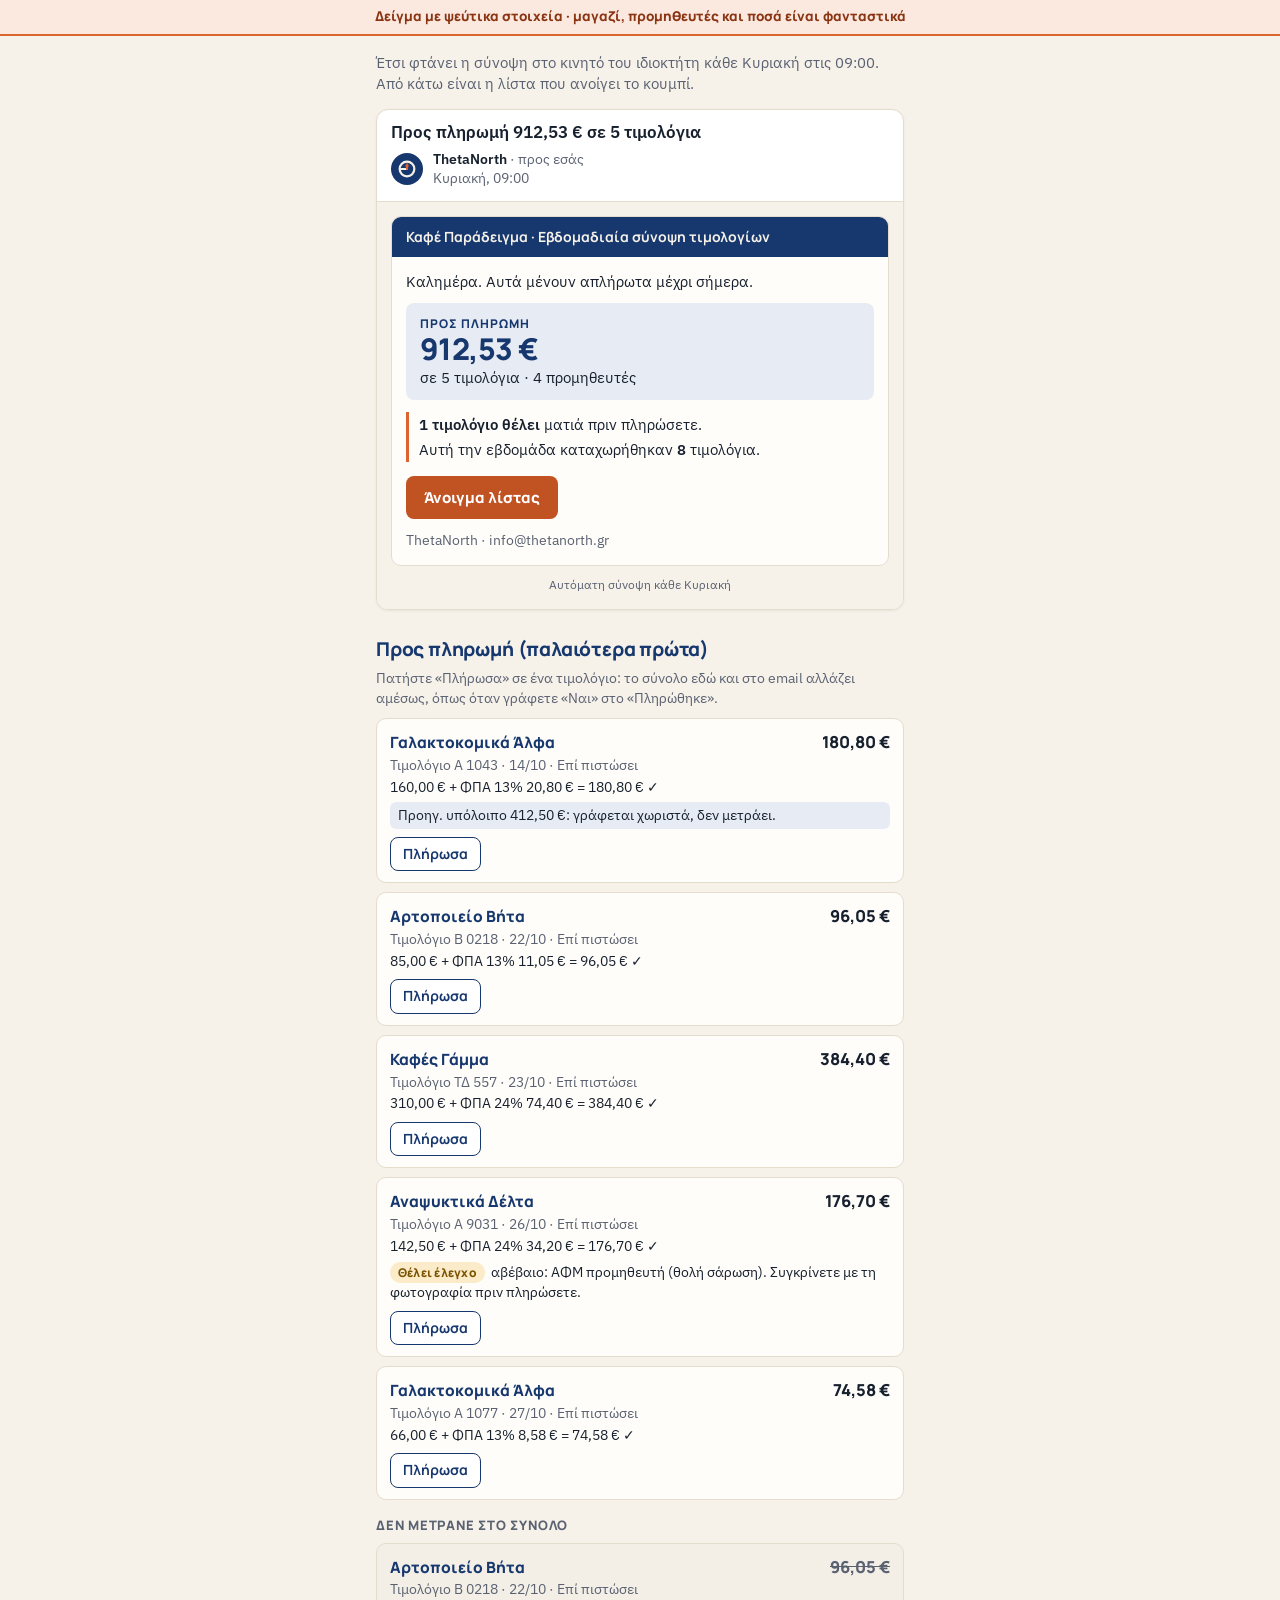
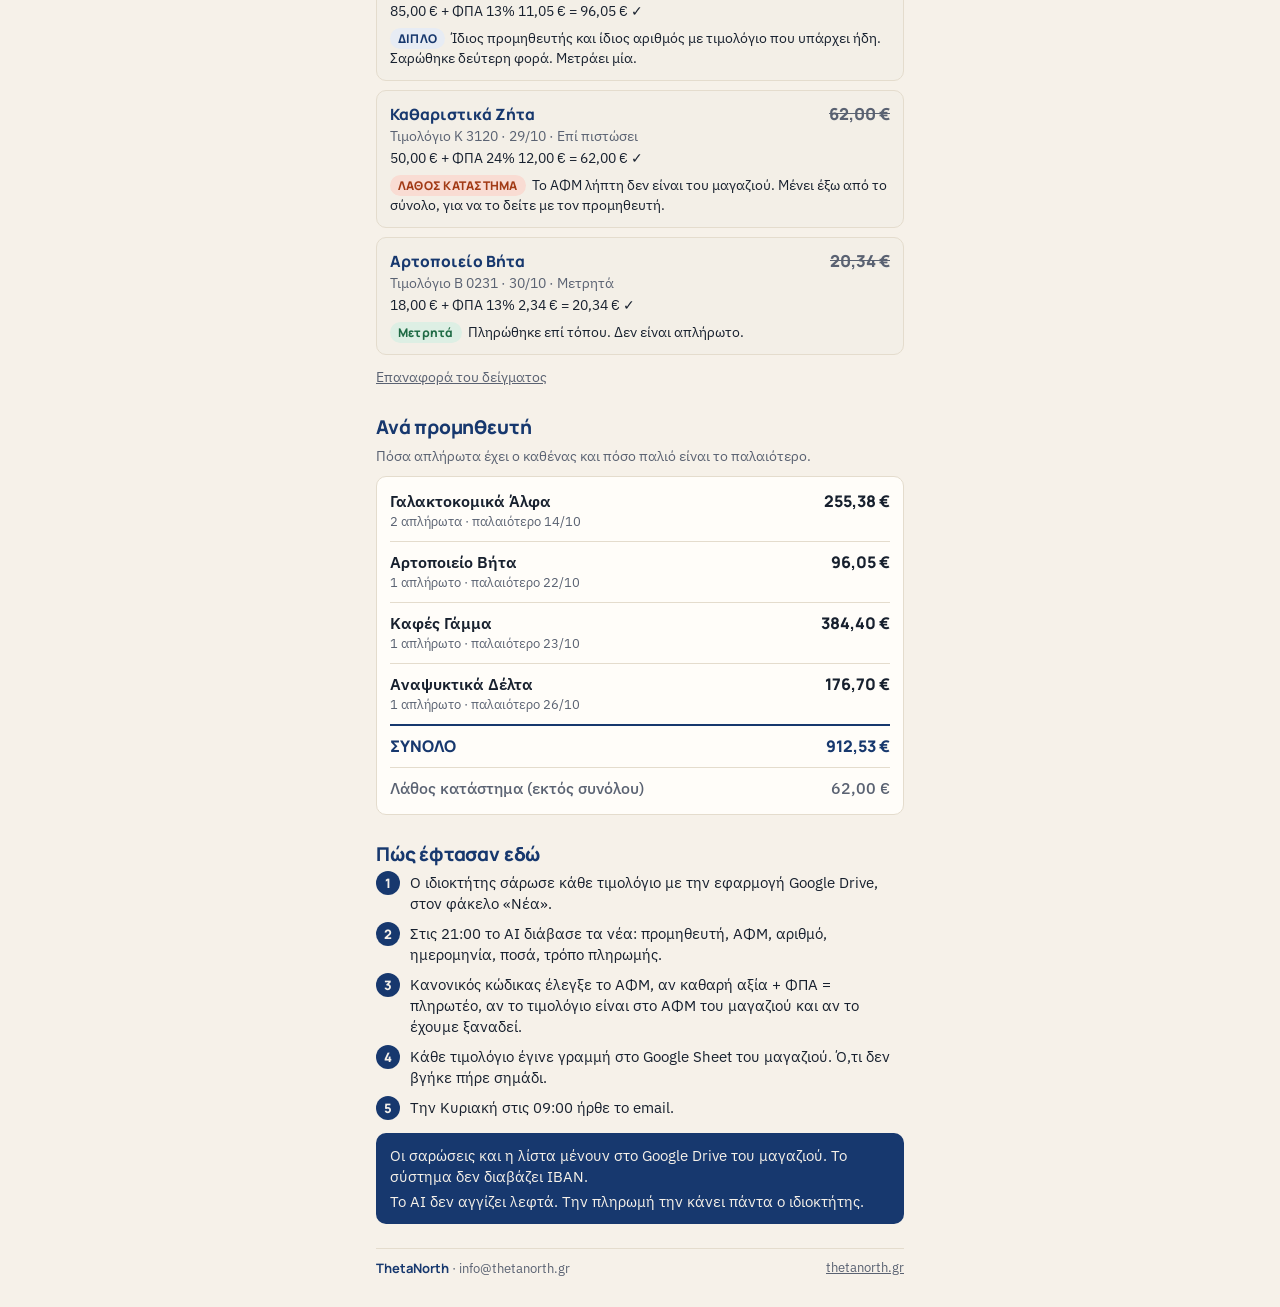
<file: index.html>
<!doctype html>
<html lang="el">
<head>
<meta charset="utf-8">
<meta name="viewport" content="width=device-width, initial-scale=1">
<meta name="robots" content="noindex">
<title>Λίστα τιμολογίων: δείγμα · ThetaNorth</title>
<link rel="stylesheet" href="fonts/fonts.css">
<style>
  /* Demo της λίστας απλήρωτων τιμολογίων για κλήση διάγνωσης (2/11/2026).
     ΟΛΑ ψεύτικα: μαγαζί, προμηθευτές, αριθμοί, ποσά. Τίποτα από τον πελάτη του pilot.
     Τα σύνολα βγαίνουν από τον πίνακα INVOICES (κάτω, στο script), όχι γραμμένα με το χέρι. */
  :root { --blue:#17386E; --terra:#DB6431; --terra-btn:#C15222; --sand:#F6F1E9; --ink:#17202E; --line:#E4DCCD; --muted:#5A6272; --card:#FFFDF9; --terra-soft:#FBE9E0; --blue-soft:#E7ECF4; --green:#1F6B45; --green-soft:#DDEFE4; }
  * { box-sizing: border-box; }
  html, body { margin: 0; padding: 0; }
  body { font-family: "IBM Plex Sans", sans-serif; color: var(--ink); background: var(--sand); font-size: 16px; line-height: 1.45; -webkit-text-size-adjust: 100%; }
  .sample { position: sticky; top: 0; z-index: 5; background: var(--terra-soft); border-bottom: 2px solid var(--terra); color: #8A3412; font-family: "Manrope"; font-weight: 800; font-size: 13.5px; text-align: center; padding: 7px 16px; }
  .wrap { max-width: 560px; margin: 0 auto; padding: 16px 16px 28px; }
  .intro { color: var(--muted); font-size: 15px; margin: 0 0 14px; }
  h2 { font-family: "Manrope"; font-weight: 800; font-size: 19px; color: var(--blue); margin: 26px 0 4px; letter-spacing: -0.01em; }
  .sub { color: var(--muted); font-size: 14px; margin: 0 0 10px; }
  b { font-weight: 600; }

  /* Email */
  .mail { background: #fff; border: 1px solid var(--line); border-radius: 12px; overflow: hidden; box-shadow: 0 1px 3px rgba(23,32,46,0.06); }
  .mail-meta { padding: 12px 14px; border-bottom: 1px solid var(--line); }
  .mail-subj { font-weight: 600; font-size: 16.5px; line-height: 1.3; margin-bottom: 6px; }
  .mail-from { display: flex; align-items: center; gap: 10px; font-size: 13.5px; color: var(--muted); }
  .avatar { width: 32px; height: 32px; border-radius: 50%; background: var(--blue); flex: none; display: grid; place-items: center; }
  .avatar svg { width: 22px; height: 22px; }
  .mail-from .who { color: var(--ink); font-weight: 600; }
  .mail-body { padding: 14px; background: var(--sand); }
  .ecard { background: var(--card); border-radius: 10px; overflow: hidden; border: 1px solid var(--line); }
  .ehead { background: var(--blue); color: var(--sand); font-family: "Manrope"; font-weight: 700; font-size: 14px; padding: 10px 14px; }
  .ein { padding: 14px; }
  .ein p { margin: 0 0 10px; font-size: 15px; }
  .due { background: var(--blue-soft); border-radius: 8px; padding: 12px 14px; margin: 0 0 12px; }
  .due .lbl { font-family: "Manrope"; font-weight: 800; font-size: 12px; letter-spacing: 0.08em; color: var(--blue); }
  .due .amt { font-family: "Manrope"; font-weight: 800; font-size: 30px; color: var(--blue); line-height: 1.15; letter-spacing: -0.02em; }
  .due .cnt { font-size: 14.5px; color: var(--ink); }
  .notes { border-left: 3px solid var(--terra); padding: 2px 0 2px 10px; margin: 0 0 14px; font-size: 14.5px; }
  .notes div { margin-bottom: 4px; } .notes div:last-child { margin-bottom: 0; }
  .btn { display: inline-block; background: var(--terra-btn); color: #fff; font-family: "Manrope"; font-weight: 800; font-size: 15px; text-decoration: none; padding: 11px 18px; border-radius: 8px; }
  .esig { font-size: 13.5px; color: var(--muted); margin-top: 12px; }
  .efoot { font-size: 12px; color: var(--muted); text-align: center; padding: 10px 14px 2px; }

  /* Λίστα */
  .inv { background: var(--card); border: 1px solid var(--line); border-radius: 10px; padding: 11px 13px; margin-bottom: 9px; }
  .inv.out { background: #F3EFE7; }
  .inv.paid { opacity: 0.6; }
  .row1 { display: flex; justify-content: space-between; align-items: baseline; gap: 10px; }
  .sup { font-family: "Manrope"; font-weight: 800; font-size: 15.5px; color: var(--blue); }
  .money { font-family: "Manrope"; font-weight: 800; font-size: 16.5px; white-space: nowrap; }
  .inv.out .money { text-decoration: line-through; color: var(--muted); }
  .meta { font-size: 13.5px; color: var(--muted); margin-top: 2px; }
  .calc { font-size: 13.5px; margin-top: 2px; }
  .prev { font-size: 13.5px; margin-top: 4px; background: var(--blue-soft); border-radius: 6px; padding: 4px 8px; }
  .why { font-size: 13.5px; margin-top: 6px; }
  .tag { display: inline-block; font-family: "Manrope"; font-weight: 800; font-size: 12px; letter-spacing: 0.02em; padding: 2px 8px; border-radius: 999px; margin-right: 6px; white-space: nowrap; }
  .tag.red { background: #F9DCD3; color: #A23B16; }
  .tag.amber { background: #FBEBC8; color: #7A5200; }
  .tag.grey { background: var(--blue-soft); color: var(--blue); }
  .tag.green { background: var(--green-soft); color: var(--green); }
  .pay { margin-top: 8px; font: inherit; font-family: "Manrope"; font-weight: 700; font-size: 14px; color: var(--blue); background: #fff; border: 1.5px solid var(--blue); border-radius: 8px; padding: 6px 12px; cursor: pointer; }
  .inv.paid .pay { border-color: var(--green); color: var(--green); }
  .group { font-family: "Manrope"; font-weight: 800; font-size: 13px; letter-spacing: 0.06em; color: var(--muted); margin: 16px 0 8px; text-transform: uppercase; }

  /* Ανά προμηθευτή */
  .sumlist { background: var(--card); border: 1px solid var(--line); border-radius: 10px; padding: 4px 13px; }
  .srow { display: flex; justify-content: space-between; gap: 10px; padding: 9px 0; border-top: 1px solid var(--line); }
  .srow:first-child { border-top: 0; }
  .srow .n { font-weight: 600; }
  .srow .m { font-size: 13px; color: var(--muted); }
  .srow .v { font-family: "Manrope"; font-weight: 800; white-space: nowrap; text-align: right; }
  .srow.total { border-top: 2px solid var(--blue); }
  .srow.total .n, .srow.total .v { color: var(--blue); font-family: "Manrope"; font-weight: 800; }
  .srow.aside .n, .srow.aside .v { color: var(--muted); font-weight: 500; font-family: inherit; }

  /* Πώς φτιάχτηκε */
  .how { list-style: none; margin: 0; padding: 0; counter-reset: s; }
  .how li { counter-increment: s; position: relative; padding: 0 0 9px 34px; font-size: 14.5px; }
  .how li::before { content: counter(s); position: absolute; left: 0; top: -1px; width: 24px; height: 24px; border-radius: 50%; background: var(--blue); color: var(--sand); font-family: "Manrope"; font-weight: 800; font-size: 13px; display: grid; place-items: center; }
  .safe { background: var(--blue); color: var(--sand); border-radius: 10px; padding: 12px 14px; font-size: 14.5px; margin-top: 6px; }
  .safe div { margin-bottom: 4px; } .safe div:last-child { margin-bottom: 0; }
  .reset { background: none; border: 0; color: var(--muted); text-decoration: underline; font: inherit; font-size: 13.5px; cursor: pointer; padding: 0; margin-top: 4px; }
  .foot { display: flex; flex-wrap: wrap; justify-content: space-between; gap: 4px 12px; font-size: 13px; color: var(--muted); border-top: 1px solid var(--line); padding-top: 10px; margin-top: 24px; }
  .foot b { font-family: "Manrope"; font-weight: 700; color: var(--blue); }
  .foot a { color: var(--muted); }
</style>
</head>
<body>
<div class="sample">Δείγμα με ψεύτικα στοιχεία · μαγαζί, προμηθευτές και ποσά είναι φανταστικά</div>
<div class="wrap">
  <p class="intro">Έτσι φτάνει η σύνοψη στο κινητό του ιδιοκτήτη κάθε Κυριακή στις 09:00. Από κάτω είναι η λίστα που ανοίγει το κουμπί.</p>

  <div class="mail" id="email">
    <div class="mail-meta">
      <div class="mail-subj">Προς πληρωμή <span class="js-total"></span> σε <span class="js-count"></span></div>
      <div class="mail-from">
        <div class="avatar"><svg viewBox="0 0 120 120" fill="none" aria-hidden="true"><circle cx="60" cy="60" r="40" stroke="#F6F1E9" stroke-width="12"/><path d="M27 60 H60" stroke="#F6F1E9" stroke-width="12" stroke-linecap="round"/><path d="M60 60 V44" stroke="#DB6431" stroke-width="12" stroke-linecap="round"/><path d="M60 27 L69.5 44.5 L50.5 44.5 Z" fill="#DB6431" stroke="#DB6431" stroke-width="2" stroke-linejoin="round"/></svg></div>
        <div><span class="who">ThetaNorth</span> · προς εσάς<br>Κυριακή, 09:00</div>
      </div>
    </div>
    <div class="mail-body">
      <div class="ecard">
        <div class="ehead">Καφέ Παράδειγμα · Εβδομαδιαία σύνοψη τιμολογίων</div>
        <div class="ein">
          <p>Καλημέρα. Αυτά μένουν απλήρωτα μέχρι σήμερα.</p>
          <div class="due">
            <div class="lbl">ΠΡΟΣ ΠΛΗΡΩΜΗ</div>
            <div class="amt js-total"></div>
            <div class="cnt">σε <span class="js-count"></span> · <span class="js-sups"></span></div>
          </div>
          <div class="notes">
            <div class="js-check"></div>
            <div>Αυτή την εβδομάδα καταχωρήθηκαν <b class="js-week"></b> τιμολόγια.</div>
          </div>
          <a class="btn" href="#lista">Άνοιγμα λίστας</a>
          <div class="esig">ThetaNorth · info@thetanorth.gr</div>
        </div>
      </div>
      <div class="efoot">Αυτόματη σύνοψη κάθε Κυριακή</div>
    </div>
  </div>

  <h2 id="lista">Προς πληρωμή (παλαιότερα πρώτα)</h2>
  <p class="sub">Πατήστε «Πλήρωσα» σε ένα τιμολόγιο: το σύνολο εδώ και στο email αλλάζει αμέσως, όπως όταν γράφετε «Ναι» στο «Πληρώθηκε».</p>
  <div id="due-list"></div>
  <div class="group">Δεν μετράνε στο σύνολο</div>
  <div id="out-list"></div>
  <button class="reset" type="button" id="reset">Επαναφορά του δείγματος</button>

  <h2>Ανά προμηθευτή</h2>
  <p class="sub">Πόσα απλήρωτα έχει ο καθένας και πόσο παλιό είναι το παλαιότερο.</p>
  <div class="sumlist" id="sums"></div>

  <h2>Πώς έφτασαν εδώ</h2>
  <ol class="how">
    <li>Ο ιδιοκτήτης σάρωσε κάθε τιμολόγιο με την εφαρμογή Google Drive, στον φάκελο «Νέα».</li>
    <li>Στις 21:00 το AI διάβασε τα νέα: προμηθευτή, ΑΦΜ, αριθμό, ημερομηνία, ποσά, τρόπο πληρωμής.</li>
    <li>Κανονικός κώδικας έλεγξε το ΑΦΜ, αν καθαρή αξία + ΦΠΑ = πληρωτέο, αν το τιμολόγιο είναι στο ΑΦΜ του μαγαζιού και αν το έχουμε ξαναδεί.</li>
    <li>Κάθε τιμολόγιο έγινε γραμμή στο Google Sheet του μαγαζιού. Ό,τι δεν βγήκε πήρε σημάδι.</li>
    <li>Την Κυριακή στις 09:00 ήρθε το email.</li>
  </ol>
  <div class="safe">
    <div>Οι σαρώσεις και η λίστα μένουν στο Google Drive του μαγαζιού. Το σύστημα δεν διαβάζει IBAN.</div>
    <div>Το AI δεν αγγίζει λεφτά. Την πληρωμή την κάνει πάντα ο ιδιοκτήτης.</div>
  </div>

  <div class="foot"><span><b>ThetaNorth</b> · info@thetanorth.gr</span><span><a href="https://thetanorth.gr">thetanorth.gr</a></span></div>
</div>

<script>
// Ψεύτικα τιμολόγια. kind: "due" = επί πιστώσει, μετράει· "wrong" = ΛΑΘΟΣ ΚΑΤΑΣΤΗΜΑ· "dup" = ΔΙΠΛΟ· "cash" = πληρώθηκε επί τόπου.
var INVOICES = [
  { sup: "Γαλακτοκομικά Άλφα", no: "Α 1043", date: "14/10", net: 160.00, vat: 20.80, vatp: 13, kind: "due", prev: 412.50 },
  { sup: "Αρτοποιείο Βήτα",    no: "Β 0218", date: "22/10", net: 85.00,  vat: 11.05, vatp: 13, kind: "due" },
  { sup: "Καφές Γάμμα",        no: "ΤΔ 557", date: "23/10", net: 310.00, vat: 74.40, vatp: 24, kind: "due" },
  { sup: "Αναψυκτικά Δέλτα",   no: "Α 9031", date: "26/10", net: 142.50, vat: 34.20, vatp: 24, kind: "due", check: "αβέβαιο: ΑΦΜ προμηθευτή (θολή σάρωση). Συγκρίνετε με τη φωτογραφία πριν πληρώσετε." },
  { sup: "Γαλακτοκομικά Άλφα", no: "Α 1077", date: "27/10", net: 66.00,  vat: 8.58,  vatp: 13, kind: "due" },
  { sup: "Αρτοποιείο Βήτα",    no: "Β 0218", date: "22/10", net: 85.00,  vat: 11.05, vatp: 13, kind: "dup" },
  { sup: "Καθαριστικά Ζήτα",   no: "Κ 3120", date: "29/10", net: 50.00,  vat: 12.00, vatp: 24, kind: "wrong" },
  { sup: "Αρτοποιείο Βήτα",    no: "Β 0231", date: "30/10", net: 18.00,  vat: 2.34,  vatp: 13, kind: "cash" }
];
var paid = {};

function eur(x) {
  var s = Math.abs(x).toFixed(2).split(".");
  s[0] = s[0].replace(/\B(?=(\d{3})+(?!\d))/g, ".");
  return (x < 0 ? "−" : "") + s[0] + "," + s[1] + " €";
}
function total(i) { return Math.round((i.net + i.vat) * 100) / 100; }
function plural(n, one, many) { return n + " " + (n === 1 ? one : many); }
function dmy(d) { var p = d.split("/"); return +p[1] * 100 + +p[0]; }

function card(i, idx) {
  var el = document.createElement("div");
  var out = i.kind !== "due";
  el.className = "inv" + (out ? " out" : "") + (paid[idx] ? " paid" : "");
  var h = '<div class="row1"><span class="sup">' + i.sup + '</span><span class="money">' + eur(total(i)) + '</span></div>' +
    '<div class="meta">Τιμολόγιο ' + i.no + ' · ' + i.date + ' · ' + (i.kind === "cash" ? "Μετρητά" : "Επί πιστώσει") + '</div>' +
    '<div class="calc">' + eur(i.net) + ' + ΦΠΑ ' + i.vatp + '% ' + eur(i.vat) + ' = ' + eur(total(i)) + ' ✓</div>';
  if (i.prev) h += '<div class="prev">Προηγ. υπόλοιπο ' + eur(i.prev) + ': γράφεται χωριστά, δεν μετράει.</div>';
  if (i.check) h += '<div class="why"><span class="tag amber">Θέλει έλεγχο</span>' + i.check + '</div>';
  if (i.kind === "wrong") h += '<div class="why"><span class="tag red">ΛΑΘΟΣ ΚΑΤΑΣΤΗΜΑ</span>Το ΑΦΜ λήπτη δεν είναι του μαγαζιού. Μένει έξω από το σύνολο, για να το δείτε με τον προμηθευτή.</div>';
  if (i.kind === "dup") h += '<div class="why"><span class="tag grey">ΔΙΠΛΟ</span>Ίδιος προμηθευτής και ίδιος αριθμός με τιμολόγιο που υπάρχει ήδη. Σαρώθηκε δεύτερη φορά. Μετράει μία.</div>';
  if (i.kind === "cash") h += '<div class="why"><span class="tag green">Μετρητά</span>Πληρώθηκε επί τόπου. Δεν είναι απλήρωτο.</div>';
  if (!out) h += '<button class="pay" type="button" data-i="' + idx + '">' + (paid[idx] ? "Πληρώθηκε ✓ (αναίρεση)" : "Πλήρωσα") + '</button>';
  el.innerHTML = h;
  return el;
}

function render() {
  var due = [], outs = [], sum = 0, n = 0, checks = 0, sups = {}, wrongSum = 0;
  INVOICES.forEach(function (i, idx) {
    if (i.kind === "due") {
      due.push(idx);
      if (!paid[idx]) {
        sum += total(i); n++;
        if (i.check) checks++;
        var s = sups[i.sup] || (sups[i.sup] = { n: 0, v: 0, oldest: i.date });
        s.n++; s.v += total(i);
        if (dmy(i.date) < dmy(s.oldest)) s.oldest = i.date;
      }
    } else {
      outs.push(idx);
      if (i.kind === "wrong") wrongSum += total(i);
    }
  });
  due.sort(function (a, b) { return dmy(INVOICES[a].date) - dmy(INVOICES[b].date); });
  sum = Math.round(sum * 100) / 100;
  var supNames = Object.keys(sups);

  document.querySelectorAll(".js-total").forEach(function (e) { e.textContent = eur(sum); });
  document.querySelectorAll(".js-count").forEach(function (e) { e.textContent = plural(n, "τιμολόγιο", "τιμολόγια"); });
  document.querySelectorAll(".js-sups").forEach(function (e) { e.textContent = plural(supNames.length, "προμηθευτής", "προμηθευτές"); });
  document.querySelectorAll(".js-week").forEach(function (e) { e.textContent = INVOICES.length; });
  document.querySelectorAll(".js-check").forEach(function (e) {
    e.innerHTML = checks ? "<b>" + plural(checks, "τιμολόγιο θέλει", "τιμολόγια θέλουν") + "</b> ματιά πριν πληρώσετε." : "Κανένα τιμολόγιο δεν θέλει έλεγχο.";
  });

  var dl = document.getElementById("due-list"); dl.innerHTML = "";
  due.forEach(function (idx) { dl.appendChild(card(INVOICES[idx], idx)); });
  var ol = document.getElementById("out-list"); ol.innerHTML = "";
  outs.forEach(function (idx) { ol.appendChild(card(INVOICES[idx], idx)); });

  supNames.sort(function (a, b) { return dmy(sups[a].oldest) - dmy(sups[b].oldest); });
  var h = "";
  supNames.forEach(function (k) {
    var s = sups[k];
    h += '<div class="srow"><div><div class="n">' + k + '</div><div class="m">' + plural(s.n, "απλήρωτο", "απλήρωτα") + ' · παλαιότερο ' + s.oldest + '</div></div><div class="v">' + eur(Math.round(s.v * 100) / 100) + '</div></div>';
  });
  if (!supNames.length) h += '<div class="srow"><div class="n">Όλα πληρωμένα</div><div class="v">0,00 €</div></div>';
  h += '<div class="srow total"><div class="n">ΣΥΝΟΛΟ</div><div class="v">' + eur(sum) + '</div></div>';
  h += '<div class="srow aside"><div class="n">Λάθος κατάστημα (εκτός συνόλου)</div><div class="v">' + eur(wrongSum) + '</div></div>';
  document.getElementById("sums").innerHTML = h;

  document.querySelectorAll(".pay").forEach(function (b) {
    b.addEventListener("click", function () { var i = b.getAttribute("data-i"); paid[i] = !paid[i]; render(); });
  });
}
document.getElementById("reset").addEventListener("click", function () { paid = {}; render(); window.scrollTo(0, 0); });
render();
</script>
</body>
</html>
</file>
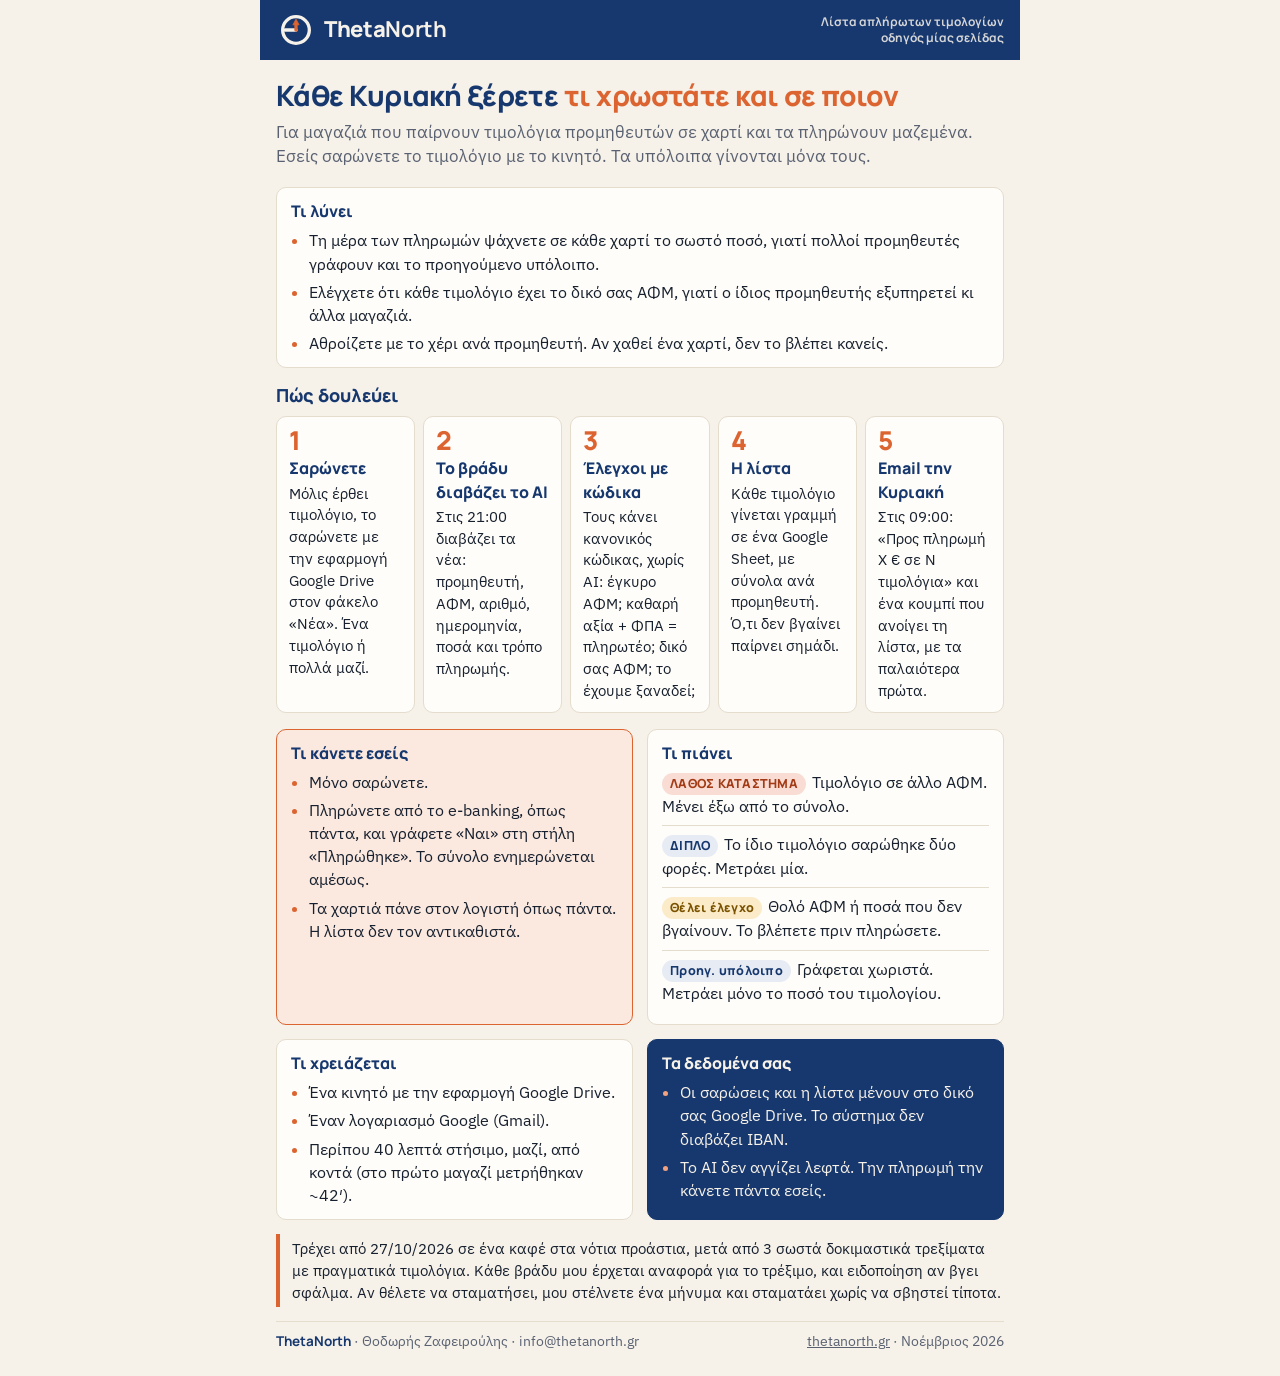
<file: odigos.html>
<!doctype html>
<html lang="el">
<head>
<meta charset="utf-8">
<meta name="viewport" content="width=device-width, initial-scale=1">
<meta name="robots" content="noindex">
<title>Λίστα απλήρωτων τιμολογίων · ThetaNorth</title>
<link rel="stylesheet" href="fonts/fonts.css">
<style>
  /* Οδηγός μίας σελίδας για ιδιοκτήτη που δεν έχει δει τη λίστα (2/11/2026). Χωρίς τιμή (απόφαση 20/10).
     Κινητό πρώτα· στην εκτύπωση (PDF) γίνεται μία σελίδα A4. PDF: engine/tools/render.ps1 */
  :root { --blue:#17386E; --terra:#DB6431; --terra-btn:#C15222; --sand:#F6F1E9; --ink:#17202E; --line:#E4DCCD; --muted:#5A6272; --card:#FFFDF9; --terra-soft:#FBE9E0; }
  * { box-sizing: border-box; }
  html, body { margin: 0; padding: 0; }
  body { font-family: "IBM Plex Sans", sans-serif; color: var(--ink); background: var(--sand); font-size: 16px; line-height: 1.45; -webkit-print-color-adjust: exact; print-color-adjust: exact; -webkit-text-size-adjust: 100%; }
  .page { max-width: 760px; margin: 0 auto; padding: 0 16px 24px; }
  .head { display: flex; justify-content: space-between; align-items: center; gap: 12px; background: var(--blue); margin: 0 -16px 20px; padding: 10px 16px; }
  .lockup { display: flex; align-items: center; gap: 8px; }
  .lockup svg { width: 40px; height: 40px; flex: none; }
  .wm { font-family: "Manrope", sans-serif; letter-spacing: -0.015em; white-space: nowrap; font-size: 22px; color: var(--sand); }
  .wm b { font-weight: 800; } .wm span { font-weight: 500; }
  .head .ttl { font-family: "Manrope"; font-weight: 700; font-size: 12px; line-height: 1.3; color: var(--sand); opacity: 0.85; text-align: right; }
  h1 { font-family: "Manrope"; font-weight: 800; font-size: 28px; line-height: 1.12; letter-spacing: -0.02em; color: var(--blue); margin: 0 0 10px; }
  h1 em { font-style: normal; color: var(--terra); }
  .lead { font-size: 16.5px; color: var(--muted); margin: 0 0 18px; }
  h2 { font-family: "Manrope"; font-weight: 800; font-size: 18px; color: var(--blue); margin: 0 0 8px; }
  h3 { font-family: "Manrope"; font-weight: 800; font-size: 16px; color: var(--blue); margin: 0 0 6px; }
  b, strong { font-weight: 600; }
  .card { background: var(--card); border: 1px solid var(--line); border-radius: 10px; padding: 12px 14px; margin-bottom: 14px; }
  .card ul { margin: 0; padding-left: 18px; }
  .card li { margin-bottom: 5px; }
  .card li:last-child { margin-bottom: 0; }
  .card li::marker { color: var(--terra); }
  .card p { margin: 0 0 6px; } .card p:last-child { margin-bottom: 0; }
  .card.terra { background: var(--terra-soft); border-color: var(--terra); }
  .card.blue { background: var(--blue); color: var(--sand); border-color: var(--blue); }
  .card.blue h3 { color: var(--sand); }
  .card.blue li::marker { color: #F2A27E; }
  .steps { list-style: none; margin: 0 0 16px; padding: 0; display: grid; gap: 8px; }
  .step { display: grid; grid-template-columns: 34px 1fr; gap: 0 10px; background: var(--card); border: 1px solid var(--line); border-radius: 10px; padding: 10px 12px; }
  .step .n { grid-row: span 2; font-family: "Manrope"; font-weight: 800; font-size: 26px; color: var(--terra); line-height: 1; }
  .step .t { font-family: "Manrope"; font-weight: 800; font-size: 16px; color: var(--blue); margin-bottom: 2px; }
  .step .d { font-size: 15px; }
  .card .catch { list-style: none; margin: 0; padding: 0; }
  .catch li { padding: 7px 0; border-top: 1px solid var(--line); margin: 0; }
  .catch li:first-child { border-top: 0; padding-top: 0; }
  .tag { display: inline-block; font-family: "Manrope"; font-weight: 800; font-size: 12.5px; letter-spacing: 0.02em; padding: 2px 8px; border-radius: 999px; margin-right: 6px; white-space: nowrap; }
  .tag.red { background: #F9DCD3; color: #A23B16; }
  .tag.amber { background: #FBEBC8; color: #7A5200; }
  .tag.grey { background: #E7ECF4; color: var(--blue); }
  .proof { border-left: 4px solid var(--terra); padding: 4px 0 4px 12px; margin: 0 0 14px; font-size: 15px; }
  .foot { display: flex; flex-wrap: wrap; justify-content: space-between; gap: 4px 12px; font-size: 13.5px; color: var(--muted); border-top: 1px solid var(--line); padding-top: 10px; margin-top: 6px; }
  .foot b { font-family: "Manrope"; font-weight: 700; color: var(--blue); }
  .foot a { color: var(--muted); }
  @media (min-width: 700px) {
    .steps { grid-template-columns: repeat(5, 1fr); }
    .step { display: block; }
    .step .n { margin-bottom: 4px; }
    .grid2 { display: grid; grid-template-columns: 1fr 1fr; gap: 14px; }
    .grid2 .card { margin-bottom: 0; }
    .grid2 { margin-bottom: 14px; }
  }

  /* Εκτύπωση: μία σελίδα A4 */
  @page { size: A4; margin: 0; }
  @media print {
    body { font-size: 9.7pt; line-height: 1.38; background: var(--sand); }
    .page { width: 210mm; height: 297mm; max-width: none; overflow: hidden; padding: 0 14mm; position: relative; }
    .head { margin: 0 -14mm 5mm; padding: 3.5mm 14mm; }
    .lockup { gap: 3mm; }
    .lockup svg { width: 16mm; height: 16mm; margin: -1mm 0; }
    .wm { font-size: 19pt; }
    .head .ttl { font-size: 10pt; }
    h1 { font-size: 22pt; margin-bottom: 2mm; }
    .lead { font-size: 11pt; margin-bottom: 4mm; }
    h2 { font-size: 12pt; margin-bottom: 2mm; }
    h3 { font-size: 11pt; margin-bottom: 1.5mm; }
    .card { border-radius: 2.5mm; padding: 2.8mm 4mm; margin-bottom: 3.2mm; border-width: 0.3mm; }
    .card li { margin-bottom: 1mm; }
    .steps { grid-template-columns: repeat(5, 1fr); gap: 2.5mm; margin-bottom: 3.5mm; }
    .step { display: block; padding: 2.8mm 3mm; border-radius: 2.5mm; border-width: 0.3mm; }
    .step .n { font-size: 16pt; margin-bottom: 1mm; }
    .step .t { font-size: 10pt; margin-bottom: 1mm; }
    .step .d { font-size: 8.9pt; }
    .grid2 { display: grid; grid-template-columns: 1fr 1fr; gap: 3.2mm; margin-bottom: 3.2mm; }
    .grid2 .card { margin-bottom: 0; }
    .catch li { padding: 1.4mm 0; }
    .tag { font-size: 7.8pt; padding: 0.3mm 2mm; }
    .proof { font-size: 9.5pt; margin-bottom: 3.2mm; border-left-width: 1mm; padding-left: 3mm; }
    .foot { position: absolute; left: 14mm; right: 14mm; bottom: 8mm; font-size: 8.8pt; margin: 0; padding-top: 2.5mm; }
  }
</style>
</head>
<body>
<div class="page">
  <div class="head">
    <div class="lockup">
      <svg viewBox="0 0 120 120" fill="none" aria-hidden="true"><circle cx="60" cy="60" r="40" stroke="#F6F1E9" stroke-width="10"/><path d="M27 60 H60" stroke="#F6F1E9" stroke-width="10" stroke-linecap="round"/><path d="M60 60 V44" stroke="#DB6431" stroke-width="10" stroke-linecap="round"/><path d="M60 27 L69.5 44.5 L50.5 44.5 Z" fill="#DB6431" stroke="#DB6431" stroke-width="2" stroke-linejoin="round"/></svg>
      <div class="wm"><b>Theta</b><span>North</span></div>
    </div>
    <div class="ttl">Λίστα απλήρωτων τιμολογίων<br>οδηγός μίας σελίδας</div>
  </div>

  <h1>Κάθε Κυριακή ξέρετε <em>τι χρωστάτε και σε ποιον</em></h1>
  <p class="lead">Για μαγαζιά που παίρνουν τιμολόγια προμηθευτών σε χαρτί και τα πληρώνουν μαζεμένα. Εσείς σαρώνετε το τιμολόγιο με το κινητό. Τα υπόλοιπα γίνονται μόνα τους.</p>

  <div class="card">
    <h3>Τι λύνει</h3>
    <ul>
      <li>Τη μέρα των πληρωμών ψάχνετε σε κάθε χαρτί το σωστό ποσό, γιατί πολλοί προμηθευτές γράφουν και το προηγούμενο υπόλοιπο.</li>
      <li>Ελέγχετε ότι κάθε τιμολόγιο έχει το δικό σας ΑΦΜ, γιατί ο ίδιος προμηθευτής εξυπηρετεί κι άλλα μαγαζιά.</li>
      <li>Αθροίζετε με το χέρι ανά προμηθευτή. Αν χαθεί ένα χαρτί, δεν το βλέπει κανείς.</li>
    </ul>
  </div>

  <h2>Πώς δουλεύει</h2>
  <ol class="steps">
    <li class="step"><div class="n">1</div><div class="t">Σαρώνετε</div><div class="d">Μόλις έρθει τιμολόγιο, το σαρώνετε με την εφαρμογή Google Drive στον φάκελο «Νέα». Ένα τιμολόγιο ή πολλά μαζί.</div></li>
    <li class="step"><div class="n">2</div><div class="t">Το βράδυ διαβάζει το AI</div><div class="d">Στις 21:00 διαβάζει τα νέα: προμηθευτή, ΑΦΜ, αριθμό, ημερομηνία, ποσά και τρόπο πληρωμής.</div></li>
    <li class="step"><div class="n">3</div><div class="t">Έλεγχοι με κώδικα</div><div class="d">Τους κάνει κανονικός κώδικας, χωρίς AI: έγκυρο ΑΦΜ; καθαρή αξία + ΦΠΑ = πληρωτέο; δικό σας ΑΦΜ; το έχουμε ξαναδεί;</div></li>
    <li class="step"><div class="n">4</div><div class="t">Η λίστα</div><div class="d">Κάθε τιμολόγιο γίνεται γραμμή σε ένα Google Sheet, με σύνολα ανά προμηθευτή. Ό,τι δεν βγαίνει παίρνει σημάδι.</div></li>
    <li class="step"><div class="n">5</div><div class="t">Email την Κυριακή</div><div class="d">Στις 09:00: «Προς πληρωμή Χ € σε Ν τιμολόγια» και ένα κουμπί που ανοίγει τη λίστα, με τα παλαιότερα πρώτα.</div></li>
  </ol>

  <div class="grid2">
    <div class="card terra">
      <h3>Τι κάνετε εσείς</h3>
      <ul>
        <li>Μόνο σαρώνετε.</li>
        <li>Πληρώνετε από το e-banking, όπως πάντα, και γράφετε «Ναι» στη στήλη «Πληρώθηκε». Το σύνολο ενημερώνεται αμέσως.</li>
        <li>Τα χαρτιά πάνε στον λογιστή όπως πάντα. Η λίστα δεν τον αντικαθιστά.</li>
      </ul>
    </div>
    <div class="card">
      <h3>Τι πιάνει</h3>
      <ul class="catch">
        <li><span class="tag red">ΛΑΘΟΣ ΚΑΤΑΣΤΗΜΑ</span>Τιμολόγιο σε άλλο ΑΦΜ. Μένει έξω από το σύνολο.</li>
        <li><span class="tag grey">ΔΙΠΛΟ</span>Το ίδιο τιμολόγιο σαρώθηκε δύο φορές. Μετράει μία.</li>
        <li><span class="tag amber">Θέλει έλεγχο</span>Θολό ΑΦΜ ή ποσά που δεν βγαίνουν. Το βλέπετε πριν πληρώσετε.</li>
        <li><span class="tag grey">Προηγ. υπόλοιπο</span>Γράφεται χωριστά. Μετράει μόνο το ποσό του τιμολογίου.</li>
      </ul>
    </div>
  </div>

  <div class="grid2">
    <div class="card">
      <h3>Τι χρειάζεται</h3>
      <ul>
        <li>Ένα κινητό με την εφαρμογή Google Drive.</li>
        <li>Έναν λογαριασμό Google (Gmail).</li>
        <li>Περίπου 40 λεπτά στήσιμο, μαζί, από κοντά (στο πρώτο μαγαζί μετρήθηκαν ~42′).</li>
      </ul>
    </div>
    <div class="card blue">
      <h3>Τα δεδομένα σας</h3>
      <ul>
        <li>Οι σαρώσεις και η λίστα μένουν στο δικό σας Google Drive. Το σύστημα δεν διαβάζει IBAN.</li>
        <li>Το AI δεν αγγίζει λεφτά. Την πληρωμή την κάνετε πάντα εσείς.</li>
      </ul>
    </div>
  </div>

  <p class="proof">Τρέχει από 27/10/2026 σε ένα καφέ στα νότια προάστια, μετά από 3 σωστά δοκιμαστικά τρεξίματα με πραγματικά τιμολόγια. Κάθε βράδυ μου έρχεται αναφορά για το τρέξιμο, και ειδοποίηση αν βγει σφάλμα. Αν θέλετε να σταματήσει, μου στέλνετε ένα μήνυμα και σταματάει χωρίς να σβηστεί τίποτα.</p>

  <div class="foot"><span><b>ThetaNorth</b> · Θοδωρής Ζαφειρούλης · info@thetanorth.gr</span><span><a href="https://thetanorth.gr">thetanorth.gr</a> · Νοέμβριος 2026</span></div>
</div>
</body>
</html>
</file>
<file: fonts/fonts.css>
@font-face { font-family: 'IBM Plex Sans'; font-weight: 400; font-style: normal; font-display: block; src: url('IBMPlexSans-400-greek.woff2') format('woff2'); unicode-range: U+0370-0377, U+037A-037F, U+0384-038A, U+038C, U+038E-03A1, U+03A3-03FF; }
@font-face { font-family: 'IBM Plex Sans'; font-weight: 400; font-style: normal; font-display: block; src: url('IBMPlexSans-400-latin.woff2') format('woff2'); unicode-range: U+0000-00FF, U+0131, U+0152-0153, U+02BB-02BC, U+02C6, U+02DA, U+02DC, U+0304, U+0308, U+0329, U+2000-206F, U+20AC, U+2122, U+2191, U+2193, U+2212, U+2215, U+FEFF, U+FFFD; }
@font-face { font-family: 'IBM Plex Sans'; font-weight: 500; font-style: normal; font-display: block; src: url('IBMPlexSans-500-greek.woff2') format('woff2'); unicode-range: U+0370-0377, U+037A-037F, U+0384-038A, U+038C, U+038E-03A1, U+03A3-03FF; }
@font-face { font-family: 'IBM Plex Sans'; font-weight: 500; font-style: normal; font-display: block; src: url('IBMPlexSans-500-latin.woff2') format('woff2'); unicode-range: U+0000-00FF, U+0131, U+0152-0153, U+02BB-02BC, U+02C6, U+02DA, U+02DC, U+0304, U+0308, U+0329, U+2000-206F, U+20AC, U+2122, U+2191, U+2193, U+2212, U+2215, U+FEFF, U+FFFD; }
@font-face { font-family: 'IBM Plex Sans'; font-weight: 600; font-style: normal; font-display: block; src: url('IBMPlexSans-600-greek.woff2') format('woff2'); unicode-range: U+0370-0377, U+037A-037F, U+0384-038A, U+038C, U+038E-03A1, U+03A3-03FF; }
@font-face { font-family: 'IBM Plex Sans'; font-weight: 600; font-style: normal; font-display: block; src: url('IBMPlexSans-600-latin.woff2') format('woff2'); unicode-range: U+0000-00FF, U+0131, U+0152-0153, U+02BB-02BC, U+02C6, U+02DA, U+02DC, U+0304, U+0308, U+0329, U+2000-206F, U+20AC, U+2122, U+2191, U+2193, U+2212, U+2215, U+FEFF, U+FFFD; }
@font-face { font-family: 'Manrope'; font-weight: 700; font-style: normal; font-display: block; src: url('Manrope-700-greek.woff2') format('woff2'); unicode-range: U+0370-0377, U+037A-037F, U+0384-038A, U+038C, U+038E-03A1, U+03A3-03FF; }
@font-face { font-family: 'Manrope'; font-weight: 700; font-style: normal; font-display: block; src: url('Manrope-700-latin.woff2') format('woff2'); unicode-range: U+0000-00FF, U+0131, U+0152-0153, U+02BB-02BC, U+02C6, U+02DA, U+02DC, U+0304, U+0308, U+0329, U+2000-206F, U+20AC, U+2122, U+2191, U+2193, U+2212, U+2215, U+FEFF, U+FFFD; }
@font-face { font-family: 'Manrope'; font-weight: 800; font-style: normal; font-display: block; src: url('Manrope-800-greek.woff2') format('woff2'); unicode-range: U+0370-0377, U+037A-037F, U+0384-038A, U+038C, U+038E-03A1, U+03A3-03FF; }
@font-face { font-family: 'Manrope'; font-weight: 800; font-style: normal; font-display: block; src: url('Manrope-800-latin.woff2') format('woff2'); unicode-range: U+0000-00FF, U+0131, U+0152-0153, U+02BB-02BC, U+02C6, U+02DA, U+02DC, U+0304, U+0308, U+0329, U+2000-206F, U+20AC, U+2122, U+2191, U+2193, U+2212, U+2215, U+FEFF, U+FFFD; }
</file>
